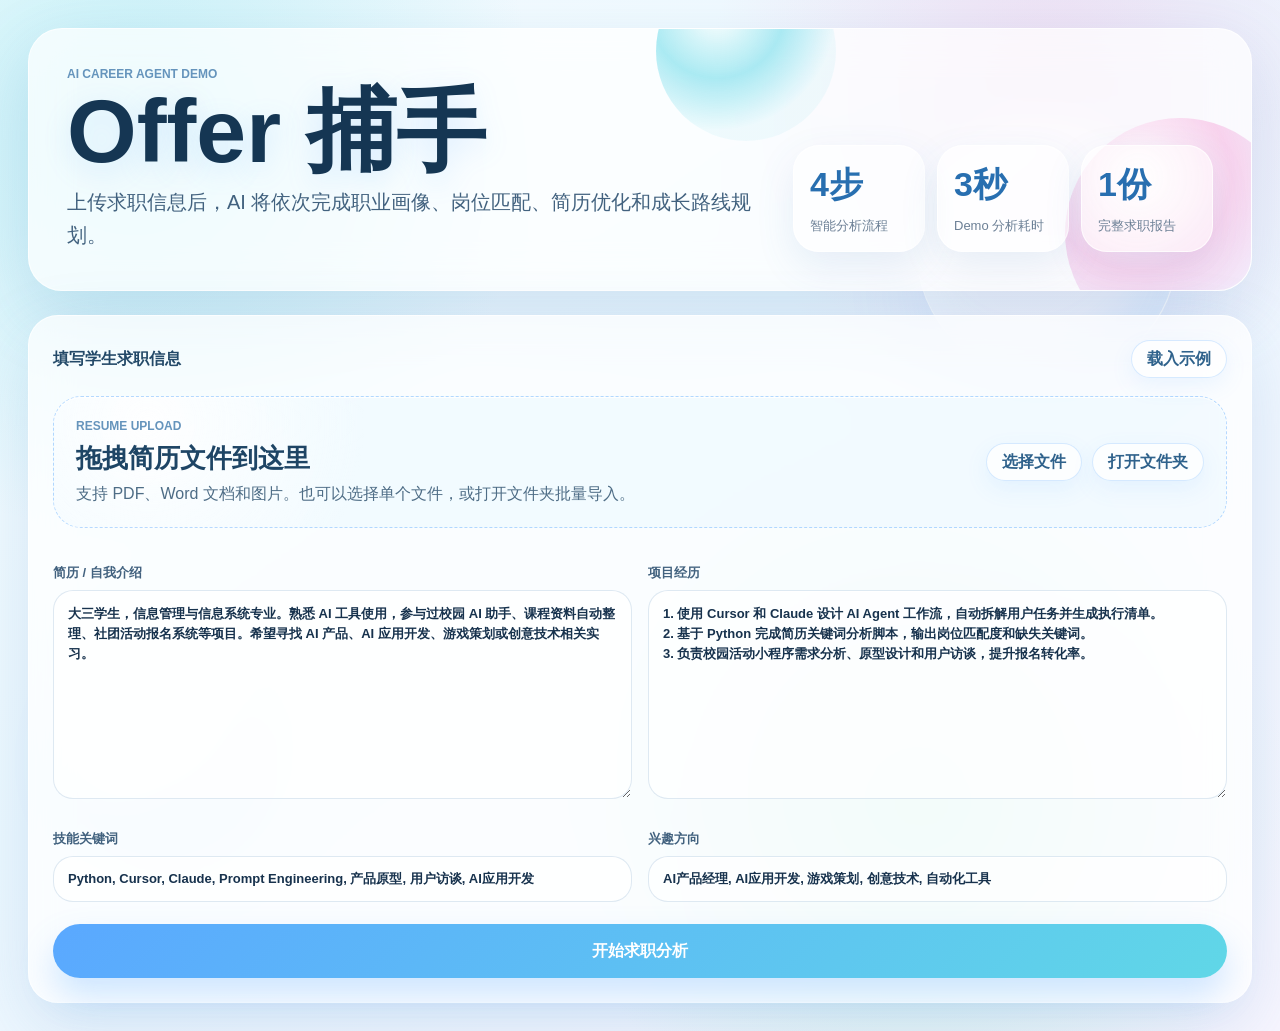
<file: index.html>
<!doctype html>
<html lang="zh-CN">
  <head>
    <meta charset="UTF-8" />
    <meta name="viewport" content="width=device-width, initial-scale=1.0" />
    <title>Offer 捕手 | 开始分析</title>
    <link rel="stylesheet" href="./styles.css" />
  </head>
  <body data-page="start">
    <main class="app-shell">
      <section class="hero start-hero">
        <div>
          <p class="eyebrow">AI Career Agent Demo</p>
          <h1>Offer 捕手</h1>
          <p class="subtitle">上传求职信息后，AI 将依次完成职业画像、岗位匹配、简历优化和成长路线规划。</p>
        </div>
        <div class="hero-metrics" aria-label="demo summary">
          <div><strong>4步</strong><span>智能分析流程</span></div>
          <div><strong>3秒</strong><span>Demo 分析耗时</span></div>
          <div><strong>1份</strong><span>完整求职报告</span></div>
        </div>
      </section>

      <section class="input-home">
        <div class="panel-title">
          <span>填写学生求职信息</span>
          <button id="loadSample" type="button">载入示例</button>
        </div>

        <section class="upload-zone" id="uploadZone" aria-label="resume upload area">
          <div>
            <p class="eyebrow">Resume Upload</p>
            <h2>拖拽简历文件到这里</h2>
            <p>支持 PDF、Word 文档和图片。也可以选择单个文件，或打开文件夹批量导入。</p>
          </div>
          <div class="upload-actions">
            <button class="ghost-action" id="pickFilesBtn" type="button">选择文件</button>
            <button class="ghost-action" id="pickFolderBtn" type="button">打开文件夹</button>
          </div>
          <input id="resumeFiles" type="file" accept=".pdf,.doc,.docx,.png,.jpg,.jpeg,.webp,.txt" multiple hidden />
          <input id="resumeFolder" type="file" accept=".pdf,.doc,.docx,.png,.jpg,.jpeg,.webp,.txt" webkitdirectory multiple hidden />
        </section>

        <div class="file-results" id="fileResults" aria-live="polite"></div>

        <div class="input-grid">
          <label>
            简历 / 自我介绍
            <textarea id="resumeInput" rows="9"></textarea>
          </label>

          <label>
            项目经历
            <textarea id="projectInput" rows="9"></textarea>
          </label>

          <label>
            技能关键词
            <input id="skillInput" type="text" />
          </label>

          <label>
            兴趣方向
            <input id="interestInput" type="text" />
          </label>
        </div>

        <button class="primary-action start-action" id="analyzeBtn" type="button">开始求职分析</button>
      </section>
    </main>

    <script src="./app.js"></script>
  </body>
</html>
</file>
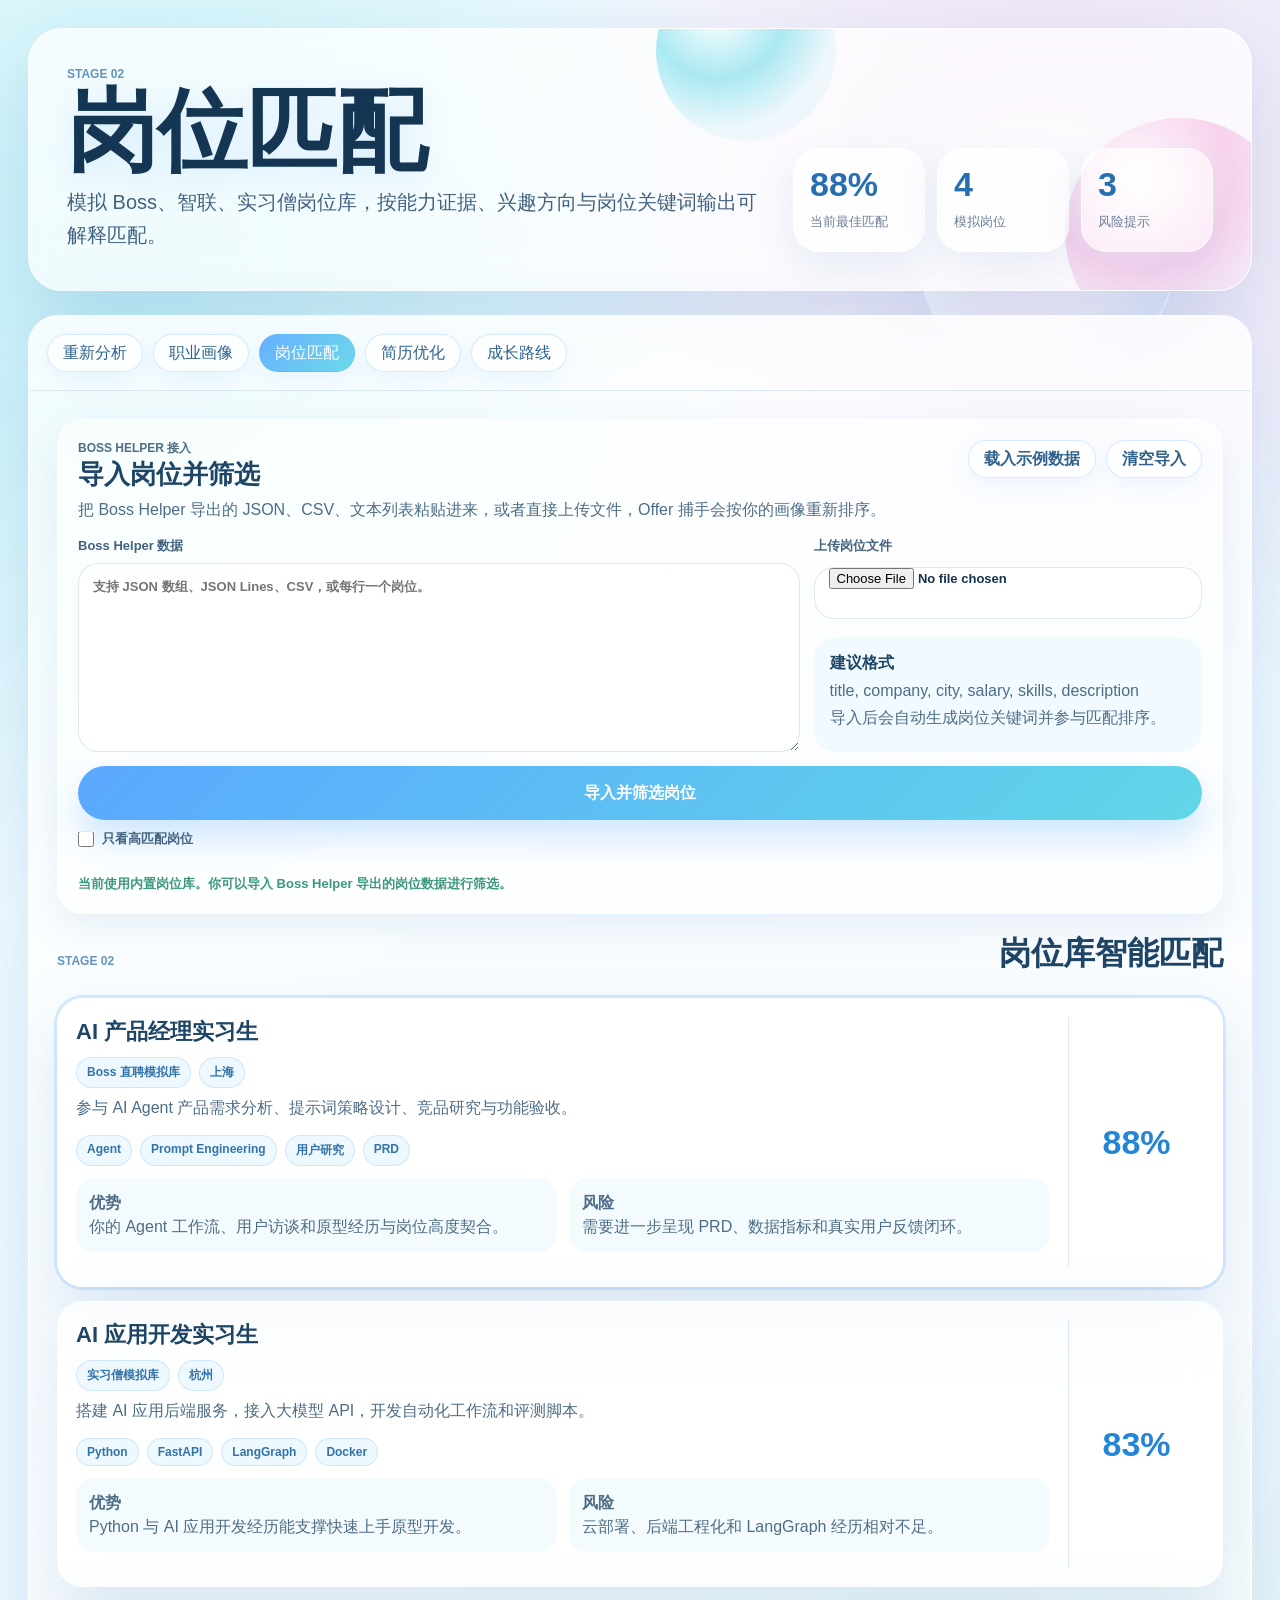
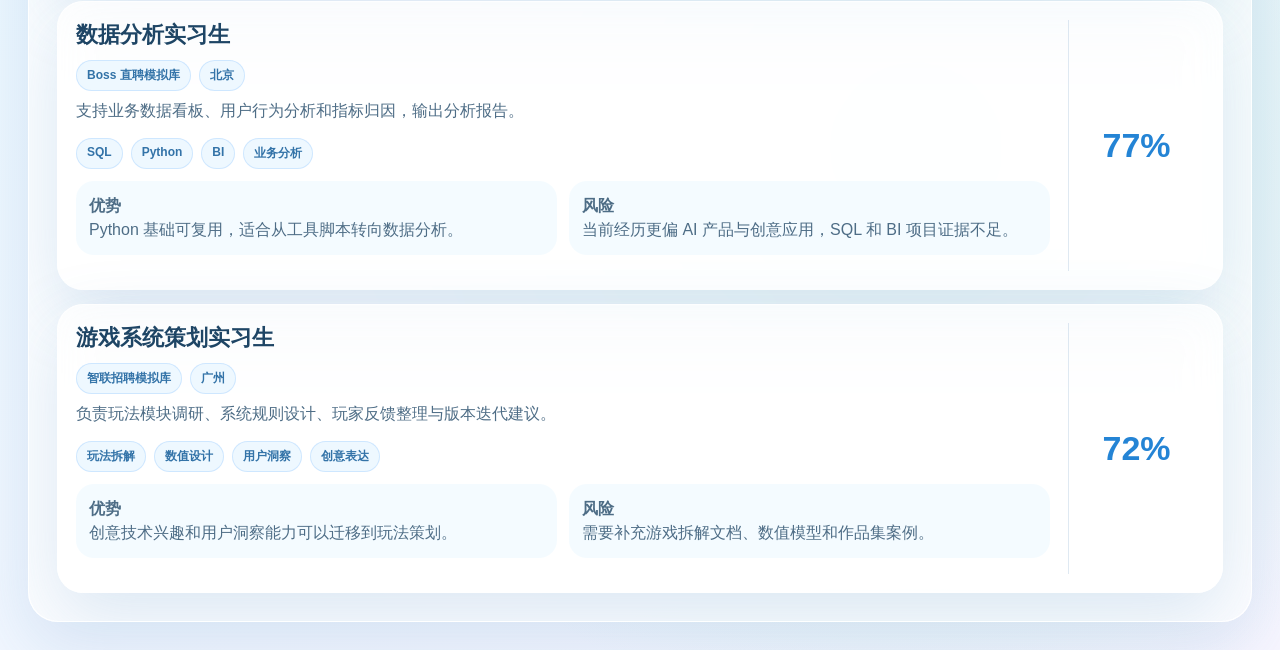
<file: jobs.html>
<!doctype html>
<html lang="zh-CN">
  <head>
    <meta charset="UTF-8" />
    <meta name="viewport" content="width=device-width, initial-scale=1.0" />
    <title>Offer 捕手 | 岗位匹配</title>
    <link rel="stylesheet" href="./styles.css" />
  </head>
  <body data-page="jobs">
    <main class="app-shell">
      <section class="hero">
        <div>
          <p class="eyebrow">Stage 02</p>
          <h1>岗位匹配</h1>
          <p class="subtitle">模拟 Boss、智联、实习僧岗位库，按能力证据、兴趣方向与岗位关键词输出可解释匹配。</p>
        </div>
        <div class="hero-metrics" aria-label="demo summary">
          <div><strong id="topScore">92%</strong><span>当前最佳匹配</span></div>
          <div><strong>4</strong><span>模拟岗位</span></div>
          <div><strong>3</strong><span>风险提示</span></div>
        </div>
      </section>

      <section class="result-panel page-panel">
        <nav class="stage-tabs" aria-label="analysis pages">
          <a class="tab" href="./index.html">重新分析</a>
          <a class="tab" href="./profile.html">职业画像</a>
          <a class="tab active" href="./jobs.html">岗位匹配</a>
          <a class="tab" href="./resume.html">简历优化</a>
          <a class="tab" href="./roadmap.html">成长路线</a>
        </nav>

        <section class="tab-page active" id="jobs">
          <section class="integration-panel">
            <div class="integration-head">
              <div>
                <p class="eyebrow">Boss Helper 接入</p>
                <h2>导入岗位并筛选</h2>
                <p>把 Boss Helper 导出的 JSON、CSV、文本列表粘贴进来，或者直接上传文件，Offer 捕手会按你的画像重新排序。</p>
              </div>
              <div class="integration-actions">
                <button class="ghost-action" id="importSampleBtn" type="button">载入示例数据</button>
                <button class="ghost-action" id="clearImportedJobsBtn" type="button">清空导入</button>
              </div>
            </div>

            <div class="integration-grid">
              <label class="integration-field">
                Boss Helper 数据
                <textarea id="jobImportInput" rows="8" placeholder='支持 JSON 数组、JSON Lines、CSV，或每行一个岗位。'></textarea>
              </label>

              <div class="integration-side">
                <label class="integration-field compact">
                  上传岗位文件
                  <input id="jobFileInput" type="file" accept=".json,.csv,.txt" />
                </label>
                <div class="integration-tip">
                  <strong>建议格式</strong>
                  <p>title, company, city, salary, skills, description</p>
                  <p>导入后会自动生成岗位关键词并参与匹配排序。</p>
                </div>
              </div>
            </div>

            <div class="integration-foot">
              <button class="primary-action" id="importJobsBtn" type="button">导入并筛选岗位</button>
              <label class="switch">
                <input id="highMatchOnly" type="checkbox" />
                <span>只看高匹配岗位</span>
              </label>
            </div>
            <div class="integration-status" id="importStatus">当前使用内置岗位库。</div>
          </section>

          <div class="section-head">
            <p class="eyebrow">Stage 02</p>
            <h2>岗位库智能匹配</h2>
          </div>
          <div class="job-list" id="jobList"></div>
        </section>
      </section>
    </main>

    <script src="./app.js"></script>
  </body>
</html>
</file>
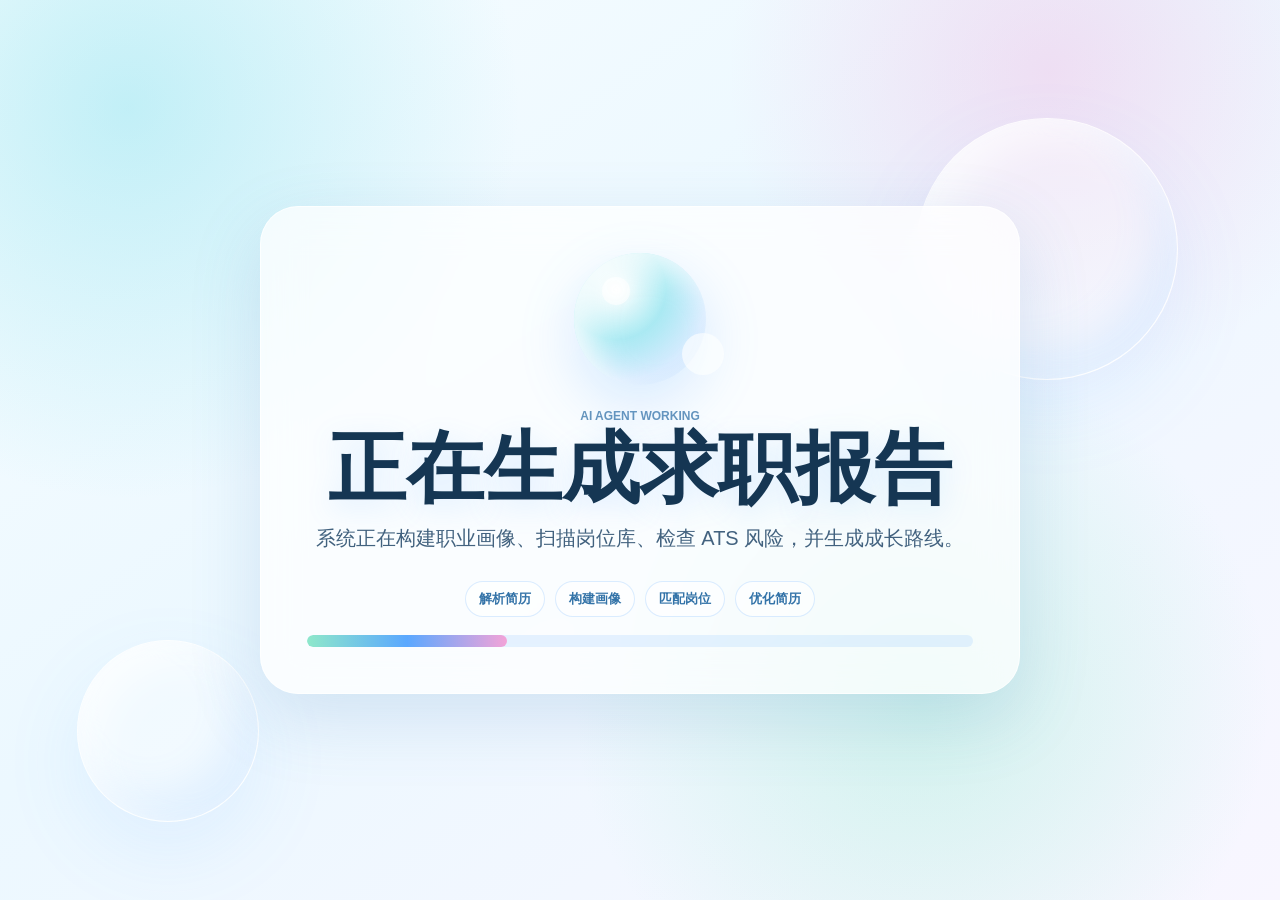
<file: loading.html>
<!doctype html>
<html lang="zh-CN">
  <head>
    <meta charset="UTF-8" />
    <meta name="viewport" content="width=device-width, initial-scale=1.0" />
    <title>Offer 捕手 | 分析中</title>
    <link rel="stylesheet" href="./styles.css" />
  </head>
  <body data-page="loading">
    <main class="app-shell loading-shell">
      <section class="loading-panel">
        <div class="bubble-loader" aria-hidden="true"></div>
        <p class="eyebrow">AI Agent Working</p>
        <h1>正在生成求职报告</h1>
        <p class="subtitle">系统正在构建职业画像、扫描岗位库、检查 ATS 风险，并生成成长路线。</p>
        <div class="loading-steps">
          <span>解析简历</span>
          <span>构建画像</span>
          <span>匹配岗位</span>
          <span>优化简历</span>
        </div>
        <div class="loading-bar"><span id="loadingProgress"></span></div>
      </section>
    </main>

    <script src="./app.js"></script>
  </body>
</html>
</file>
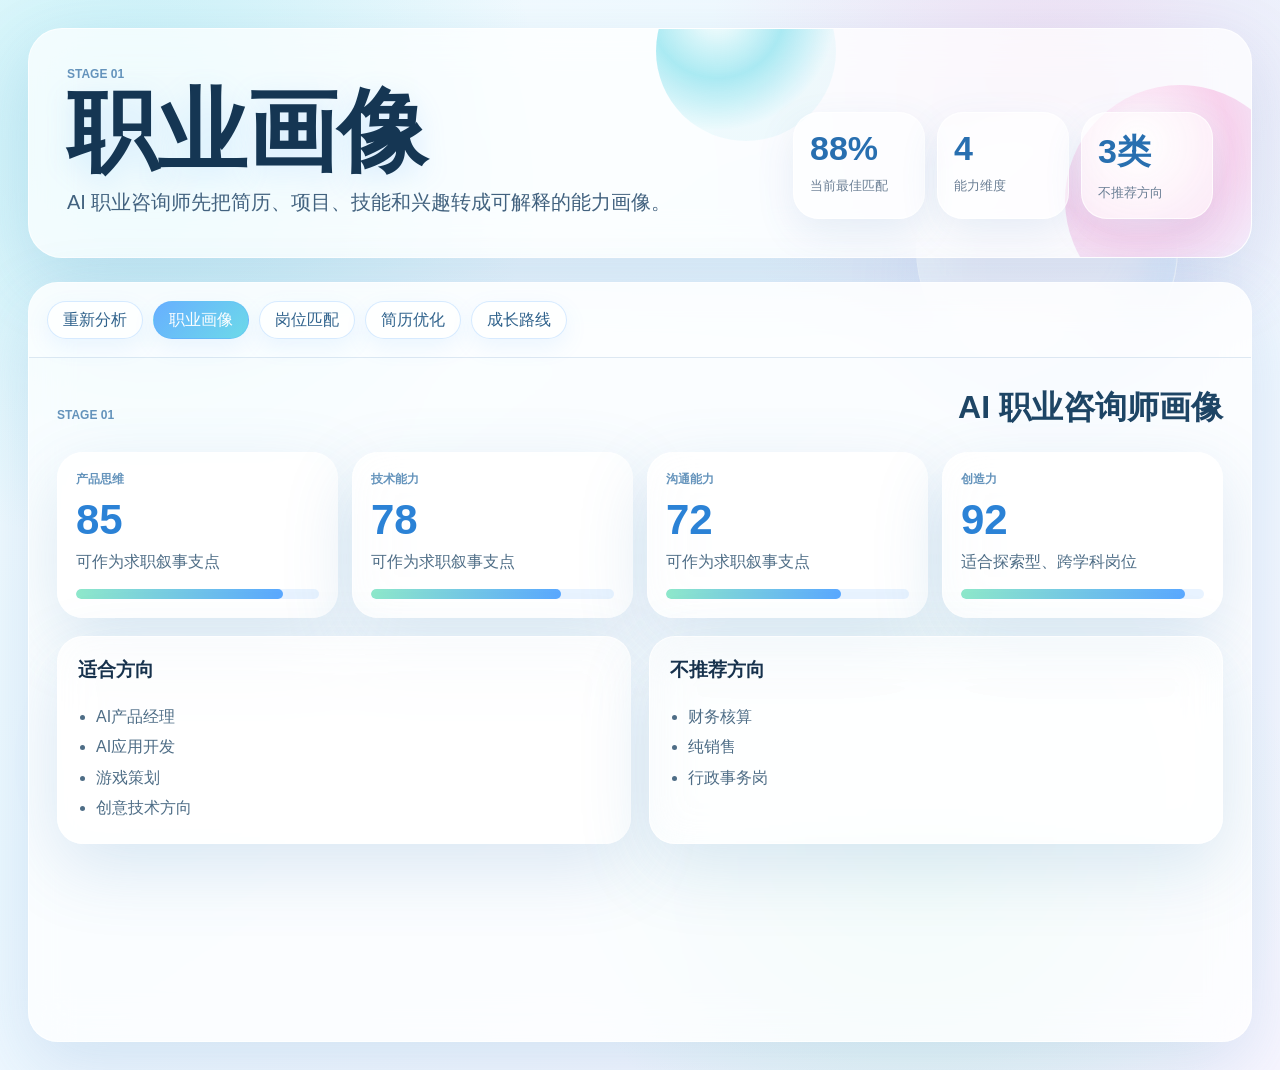
<file: profile.html>
<!doctype html>
<html lang="zh-CN">
  <head>
    <meta charset="UTF-8" />
    <meta name="viewport" content="width=device-width, initial-scale=1.0" />
    <title>Offer 捕手 | 职业画像</title>
    <link rel="stylesheet" href="./styles.css" />
  </head>
  <body data-page="profile">
    <main class="app-shell">
      <section class="hero">
        <div>
          <p class="eyebrow">Stage 01</p>
          <h1>职业画像</h1>
          <p class="subtitle">AI 职业咨询师先把简历、项目、技能和兴趣转成可解释的能力画像。</p>
        </div>
        <div class="hero-metrics" aria-label="profile summary">
          <div><strong id="topScore">92%</strong><span>当前最佳匹配</span></div>
          <div><strong>4</strong><span>能力维度</span></div>
          <div><strong>3类</strong><span>不推荐方向</span></div>
        </div>
      </section>

      <section class="result-panel page-panel">
        <nav class="stage-tabs" aria-label="analysis pages">
          <a class="tab" href="./index.html">重新分析</a>
          <a class="tab active" href="./profile.html">职业画像</a>
          <a class="tab" href="./jobs.html">岗位匹配</a>
          <a class="tab" href="./resume.html">简历优化</a>
          <a class="tab" href="./roadmap.html">成长路线</a>
        </nav>

        <section class="tab-page active" id="profile">
          <div class="section-head">
            <p class="eyebrow">Stage 01</p>
            <h2>AI 职业咨询师画像</h2>
          </div>
          <div class="score-grid" id="abilityGrid"></div>
          <div class="two-column">
            <article class="insight-card">
              <h3>适合方向</h3>
              <ul id="fitList"></ul>
            </article>
            <article class="insight-card muted">
              <h3>不推荐方向</h3>
              <ul id="avoidList"></ul>
            </article>
          </div>
        </section>
      </section>
    </main>

    <script src="./app.js"></script>
  </body>
</html>
</file>
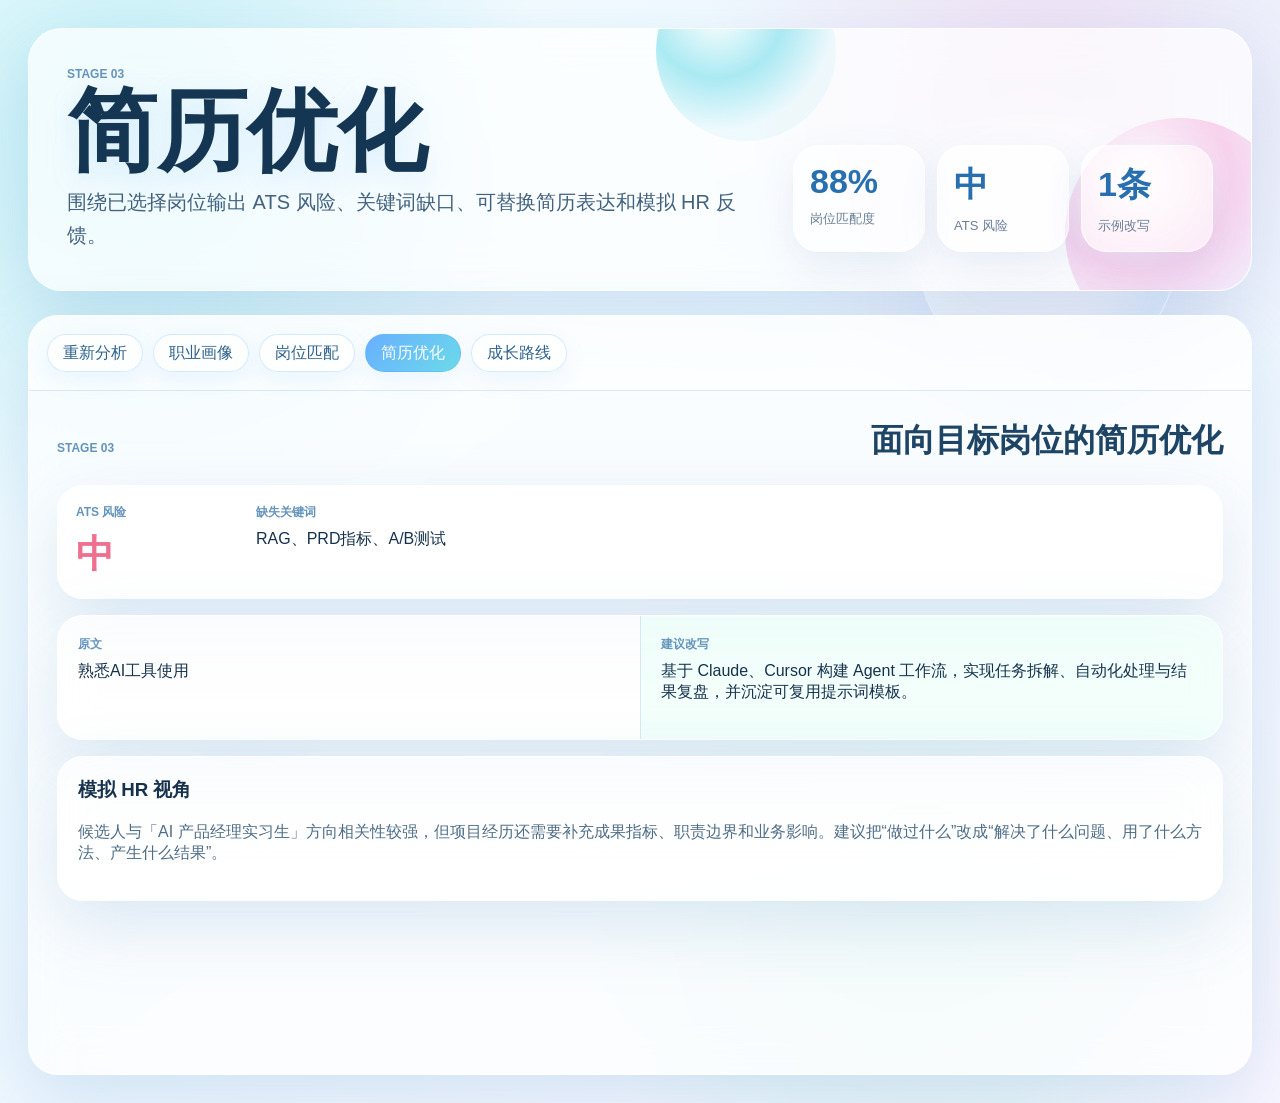
<file: resume.html>
<!doctype html>
<html lang="zh-CN">
  <head>
    <meta charset="UTF-8" />
    <meta name="viewport" content="width=device-width, initial-scale=1.0" />
    <title>Offer 捕手 | 简历优化</title>
    <link rel="stylesheet" href="./styles.css" />
  </head>
  <body data-page="resume">
    <main class="app-shell">
      <section class="hero">
        <div>
          <p class="eyebrow">Stage 03</p>
          <h1>简历优化</h1>
          <p class="subtitle">围绕已选择岗位输出 ATS 风险、关键词缺口、可替换简历表达和模拟 HR 反馈。</p>
        </div>
        <div class="hero-metrics" aria-label="demo summary">
          <div><strong id="topScore">92%</strong><span>岗位匹配度</span></div>
          <div><strong id="atsRiskHero">中</strong><span>ATS 风险</span></div>
          <div><strong>1条</strong><span>示例改写</span></div>
        </div>
      </section>

      <section class="result-panel page-panel">
        <nav class="stage-tabs" aria-label="analysis pages">
          <a class="tab" href="./index.html">重新分析</a>
          <a class="tab" href="./profile.html">职业画像</a>
          <a class="tab" href="./jobs.html">岗位匹配</a>
          <a class="tab active" href="./resume.html">简历优化</a>
          <a class="tab" href="./roadmap.html">成长路线</a>
        </nav>

        <section class="tab-page active" id="resume">
          <div class="section-head">
            <p class="eyebrow">Stage 03</p>
            <h2>面向目标岗位的简历优化</h2>
          </div>
          <div class="ats-card">
            <div>
              <span class="small-label">ATS 风险</span>
              <strong id="atsRisk">中</strong>
            </div>
            <div>
              <span class="small-label">缺失关键词</span>
              <p id="missingKeywords"></p>
            </div>
          </div>
          <div class="rewrite-box">
            <div>
              <span class="small-label">原文</span>
              <p id="beforeText"></p>
            </div>
            <div>
              <span class="small-label">建议改写</span>
              <p id="afterText"></p>
            </div>
          </div>
          <article class="insight-card">
            <h3>模拟 HR 视角</h3>
            <p id="hrView"></p>
          </article>
        </section>
      </section>
    </main>

    <script src="./app.js"></script>
  </body>
</html>
</file>
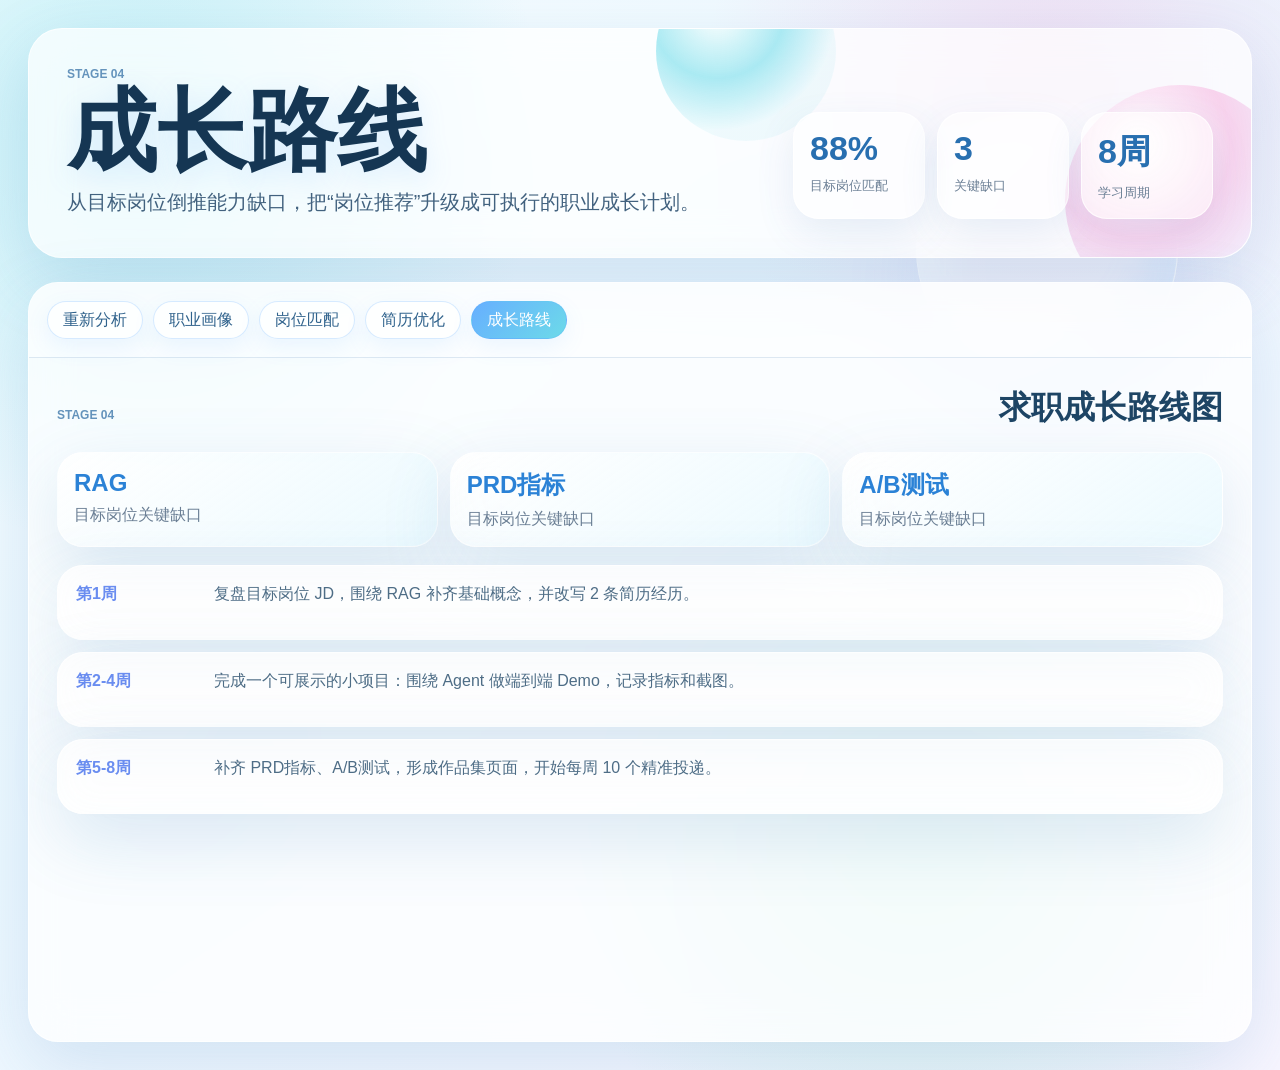
<file: roadmap.html>
<!doctype html>
<html lang="zh-CN">
  <head>
    <meta charset="UTF-8" />
    <meta name="viewport" content="width=device-width, initial-scale=1.0" />
    <title>Offer 捕手 | 成长路线</title>
    <link rel="stylesheet" href="./styles.css" />
  </head>
  <body data-page="roadmap">
    <main class="app-shell">
      <section class="hero">
        <div>
          <p class="eyebrow">Stage 04</p>
          <h1>成长路线</h1>
          <p class="subtitle">从目标岗位倒推能力缺口，把“岗位推荐”升级成可执行的职业成长计划。</p>
        </div>
        <div class="hero-metrics" aria-label="demo summary">
          <div><strong id="topScore">92%</strong><span>目标岗位匹配</span></div>
          <div><strong>3</strong><span>关键缺口</span></div>
          <div><strong>8周</strong><span>学习周期</span></div>
        </div>
      </section>

      <section class="result-panel page-panel">
        <nav class="stage-tabs" aria-label="analysis pages">
          <a class="tab" href="./index.html">重新分析</a>
          <a class="tab" href="./profile.html">职业画像</a>
          <a class="tab" href="./jobs.html">岗位匹配</a>
          <a class="tab" href="./resume.html">简历优化</a>
          <a class="tab active" href="./roadmap.html">成长路线</a>
        </nav>

        <section class="tab-page active" id="roadmap">
          <div class="section-head">
            <p class="eyebrow">Stage 04</p>
            <h2>求职成长路线图</h2>
          </div>
          <div class="gap-strip" id="gapStrip"></div>
          <div class="timeline" id="timeline"></div>
        </section>
      </section>
    </main>

    <script src="./app.js"></script>
  </body>
</html>
</file>
<file: styles.css>
:root {
  --ink: #17324d;
  --muted: #6b7f95;
  --paper: #f4fbff;
  --panel: rgba(255, 255, 255, 0.72);
  --panel-strong: rgba(255, 255, 255, 0.9);
  --line: rgba(108, 154, 197, 0.22);
  --blue: #5aa8ff;
  --cyan: #60d7e7;
  --mint: #8ee8ca;
  --pink: #f3a3d8;
  --violet: #a9a7ff;
  --red: #ef6f8f;
  --shadow: 0 24px 70px rgba(74, 134, 190, 0.18);
  --soft-shadow: 0 14px 38px rgba(74, 134, 190, 0.12);
}

* {
  box-sizing: border-box;
}

body {
  margin: 0;
  min-height: 100vh;
  color: var(--ink);
  background:
    radial-gradient(circle at 10% 12%, rgba(96, 215, 231, 0.34), transparent 28%),
    radial-gradient(circle at 82% 8%, rgba(243, 163, 216, 0.3), transparent 24%),
    radial-gradient(circle at 72% 78%, rgba(142, 232, 202, 0.34), transparent 30%),
    linear-gradient(145deg, #f7fdff 0%, #ecf8ff 44%, #f8f6ff 100%);
  font-family: "Avenir Next", "PingFang SC", "Microsoft YaHei", sans-serif;
}

body::before,
body::after {
  position: fixed;
  z-index: -1;
  width: 260px;
  height: 260px;
  border: 1px solid rgba(255, 255, 255, 0.78);
  border-radius: 999px;
  background: rgba(255, 255, 255, 0.28);
  box-shadow:
    inset 18px 18px 44px rgba(255, 255, 255, 0.7),
    inset -20px -24px 42px rgba(90, 168, 255, 0.13),
    0 30px 80px rgba(90, 168, 255, 0.1);
  content: "";
  pointer-events: none;
}

body::before {
  top: 118px;
  right: 8vw;
}

body::after {
  bottom: 78px;
  left: 6vw;
  width: 180px;
  height: 180px;
}

button,
input,
textarea {
  font: inherit;
}

.app-shell {
  width: min(1440px, 100%);
  margin: 0 auto;
  padding: 28px;
}

.hero,
.input-panel,
.result-panel,
.input-home,
.loading-panel,
.score-card,
.insight-card,
.job-card,
.ats-card,
.rewrite-box,
.gap-item,
.timeline-step {
  border: 1px solid rgba(255, 255, 255, 0.72);
  background: var(--panel);
  box-shadow: var(--shadow);
  backdrop-filter: blur(20px);
  -webkit-backdrop-filter: blur(20px);
}

.hero {
  position: relative;
  overflow: hidden;
  display: grid;
  grid-template-columns: minmax(0, 1fr) auto;
  gap: 24px;
  align-items: end;
  min-height: 230px;
  padding: 38px;
  border-radius: 34px;
}

.hero::before,
.hero::after {
  position: absolute;
  border-radius: 999px;
  content: "";
  pointer-events: none;
}

.hero::before {
  top: -68px;
  right: 34%;
  width: 180px;
  height: 180px;
  background: radial-gradient(circle at 34% 28%, #ffffff 0%, rgba(96, 215, 231, 0.52) 38%, rgba(96, 215, 231, 0.08) 68%);
}

.hero::after {
  right: -44px;
  bottom: -58px;
  width: 230px;
  height: 230px;
  background: radial-gradient(circle at 32% 26%, #ffffff 0%, rgba(243, 163, 216, 0.45) 40%, rgba(169, 167, 255, 0.12) 72%);
}

.eyebrow,
.small-label {
  display: block;
  margin: 0 0 8px;
  color: #6594bc;
  font-size: 12px;
  font-weight: 800;
  letter-spacing: 0;
  text-transform: uppercase;
}

h1,
h2,
h3,
p {
  margin-top: 0;
}

h1 {
  position: relative;
  z-index: 1;
  margin-bottom: 12px;
  color: #153653;
  font-size: clamp(52px, 7vw, 104px);
  line-height: 0.95;
  text-shadow: 0 8px 28px rgba(90, 168, 255, 0.18);
}

.subtitle {
  position: relative;
  z-index: 1;
  max-width: 740px;
  margin-bottom: 0;
  color: #42627f;
  font-size: 20px;
  line-height: 1.65;
}

.hero-metrics {
  position: relative;
  z-index: 1;
  display: grid;
  grid-template-columns: repeat(3, 132px);
  gap: 12px;
}

.hero-metrics div {
  min-height: 104px;
  padding: 16px;
  border: 1px solid rgba(255, 255, 255, 0.74);
  border-radius: 26px;
  background: rgba(255, 255, 255, 0.58);
  box-shadow: var(--soft-shadow);
}

.hero-metrics strong {
  display: block;
  margin-bottom: 8px;
  color: #286fb0;
  font-size: 34px;
}

.hero-metrics span {
  color: var(--muted);
  font-size: 13px;
}

.workspace {
  display: grid;
  grid-template-columns: 390px minmax(0, 1fr);
  gap: 24px;
  margin-top: 24px;
}

.input-home {
  margin-top: 24px;
  padding: 24px;
  border-radius: 30px;
}

.input-grid {
  display: grid;
  grid-template-columns: 1fr 1fr;
  gap: 16px;
}

.input-grid label:nth-child(3),
.input-grid label:nth-child(4) {
  margin-bottom: 0;
}

.start-action {
  width: min(420px, 100%);
  margin-top: 22px;
}

.upload-zone {
  display: grid;
  grid-template-columns: minmax(0, 1fr) auto;
  gap: 18px;
  align-items: center;
  margin-bottom: 18px;
  padding: 22px;
  border: 1px dashed rgba(90, 168, 255, 0.42);
  border-radius: 28px;
  background:
    radial-gradient(circle at 8% 20%, rgba(255, 255, 255, 0.9), transparent 20%),
    rgba(236, 248, 255, 0.58);
  box-shadow: inset 0 1px 0 rgba(255, 255, 255, 0.9);
  transition: transform 160ms ease, border-color 160ms ease, background 160ms ease;
}

.upload-zone.dragging {
  transform: translateY(-2px);
  border-color: rgba(96, 215, 231, 0.9);
  background: rgba(231, 255, 247, 0.72);
}

.upload-zone h2 {
  margin: 0 0 8px;
  color: #1e4565;
  font-size: 26px;
}

.upload-zone p:not(.eyebrow) {
  margin-bottom: 0;
  color: #4e6d86;
}

.upload-actions {
  display: flex;
  gap: 10px;
  flex-wrap: wrap;
  justify-content: flex-end;
}

.ghost-action {
  min-height: 44px;
  padding: 0 16px;
  border: 1px solid rgba(90, 168, 255, 0.26);
  border-radius: 999px;
  background: rgba(255, 255, 255, 0.72);
  color: #2f628c;
  cursor: pointer;
  font-weight: 900;
  box-shadow: 0 10px 24px rgba(90, 168, 255, 0.1);
}

.file-results {
  display: grid;
  grid-template-columns: repeat(2, minmax(0, 1fr));
  gap: 12px;
  margin-bottom: 18px;
}

.file-card {
  display: grid;
  grid-template-columns: 76px minmax(0, 1fr);
  gap: 12px;
  align-items: center;
  padding: 12px;
  border: 1px solid rgba(255, 255, 255, 0.72);
  border-radius: 22px;
  background: rgba(255, 255, 255, 0.58);
  box-shadow: var(--soft-shadow);
}

.file-card img,
.file-icon {
  width: 76px;
  height: 76px;
  border-radius: 18px;
}

.file-card img {
  object-fit: cover;
}

.file-icon {
  display: grid;
  place-items: center;
  background: linear-gradient(135deg, rgba(90, 168, 255, 0.18), rgba(96, 215, 231, 0.28));
  color: #3373a8;
  font-size: 13px;
  font-weight: 900;
}

.file-card h3 {
  overflow: hidden;
  margin-bottom: 6px;
  color: #1e4565;
  font-size: 16px;
  text-overflow: ellipsis;
  white-space: nowrap;
}

.file-card p {
  margin-bottom: 6px;
  color: var(--muted);
  font-size: 13px;
}

.file-card span {
  color: #3b987d;
  font-size: 13px;
  font-weight: 800;
}

.input-panel,
.result-panel {
  border-radius: 30px;
}

.input-panel {
  position: sticky;
  top: 24px;
  align-self: start;
  padding: 22px;
}

.panel-title {
  display: flex;
  align-items: center;
  justify-content: space-between;
  margin-bottom: 18px;
  color: #234968;
  font-weight: 900;
}

.panel-title button,
.ghost-action,
.tab {
  display: inline-flex;
  align-items: center;
  justify-content: center;
  min-height: 38px;
  padding: 0 15px;
  border: 1px solid rgba(90, 168, 255, 0.24);
  border-radius: 999px;
  background: rgba(255, 255, 255, 0.7);
  color: #2f628c;
  cursor: pointer;
  box-shadow: 0 8px 22px rgba(90, 168, 255, 0.1);
  text-decoration: none;
  transition: transform 160ms ease, background 160ms ease, color 160ms ease;
}

.panel-title button:hover,
.ghost-action:hover,
.tab:hover,
.primary-action:hover {
  transform: translateY(-2px);
}

label {
  display: grid;
  gap: 8px;
  margin-bottom: 15px;
  color: #42627f;
  font-size: 13px;
  font-weight: 800;
}

textarea,
input {
  width: 100%;
  border: 1px solid var(--line);
  border-radius: 20px;
  background: rgba(255, 255, 255, 0.68);
  color: var(--ink);
  outline: none;
  box-shadow: inset 0 1px 0 rgba(255, 255, 255, 0.8);
}

textarea {
  min-height: 100px;
  padding: 13px 14px;
  resize: vertical;
  line-height: 1.55;
}

input {
  height: 46px;
  padding: 0 14px;
}

textarea:focus,
input:focus {
  border-color: rgba(90, 168, 255, 0.72);
  box-shadow: 0 0 0 4px rgba(90, 168, 255, 0.13);
}

.primary-action {
  width: 100%;
  min-height: 54px;
  border: 0;
  border-radius: 999px;
  background: linear-gradient(135deg, var(--blue), var(--cyan));
  color: white;
  font-weight: 900;
  cursor: pointer;
  box-shadow: 0 18px 34px rgba(90, 168, 255, 0.28);
}

.result-panel {
  min-height: 760px;
  overflow: hidden;
}

.page-panel {
  margin-top: 24px;
}

.stage-tabs {
  display: flex;
  gap: 10px;
  flex-wrap: wrap;
  padding: 18px;
  border-bottom: 1px solid var(--line);
  background: rgba(255, 255, 255, 0.38);
}

.tab.active {
  background: linear-gradient(135deg, rgba(90, 168, 255, 0.92), rgba(96, 215, 231, 0.92));
  color: white;
}

.tab-page {
  display: none;
  padding: 28px;
}

.tab-page.active {
  display: block;
}

.section-head {
  display: flex;
  align-items: end;
  justify-content: space-between;
  gap: 16px;
  margin-bottom: 22px;
}

.section-head h2 {
  margin-bottom: 0;
  color: #1e4565;
  font-size: 32px;
}

.integration-panel {
  margin-bottom: 18px;
  padding: 20px;
  border: 1px solid rgba(255, 255, 255, 0.72);
  border-radius: 26px;
  background: rgba(255, 255, 255, 0.48);
  box-shadow: var(--soft-shadow);
}

.integration-head {
  display: flex;
  align-items: start;
  justify-content: space-between;
  gap: 18px;
  margin-bottom: 16px;
}

.integration-head h2 {
  margin-bottom: 8px;
  color: #1e4565;
  font-size: 26px;
}

.integration-head p {
  margin-bottom: 0;
  color: #4e6d86;
}

.integration-actions,
.integration-foot {
  display: flex;
  gap: 10px;
  flex-wrap: wrap;
  align-items: center;
}

.integration-grid {
  display: grid;
  grid-template-columns: minmax(0, 1.3fr) minmax(280px, 0.7fr);
  gap: 14px;
  margin-bottom: 14px;
}

.integration-field {
  display: grid;
  gap: 8px;
  margin-bottom: 0;
  color: #42627f;
}

.integration-field textarea,
.integration-field input {
  width: 100%;
}

.integration-field.compact input {
  height: 52px;
}

.integration-side {
  display: grid;
  gap: 14px;
}

.integration-tip {
  padding: 16px;
  border-radius: 22px;
  background: rgba(236, 248, 255, 0.74);
  color: #4e6d86;
}

.integration-tip strong {
  display: block;
  margin-bottom: 8px;
  color: #1e4565;
}

.integration-tip p {
  margin-bottom: 8px;
}

.integration-tip p:last-child {
  margin-bottom: 0;
}

.integration-foot {
  justify-content: space-between;
}

.integration-status {
  margin-top: 12px;
  color: #3b987d;
  font-size: 13px;
  font-weight: 800;
}

.switch {
  display: inline-flex;
  gap: 8px;
  align-items: center;
  color: #42627f;
  font-size: 13px;
  font-weight: 800;
}

.switch input {
  width: 16px;
  height: 16px;
  margin: 0;
}

.score-grid {
  display: grid;
  grid-template-columns: repeat(4, minmax(0, 1fr));
  gap: 14px;
  margin-bottom: 18px;
}

.score-card,
.insight-card,
.job-card,
.ats-card,
.rewrite-box,
.gap-item,
.timeline-step {
  border-radius: 26px;
}

.score-card {
  min-height: 164px;
  padding: 18px;
}

.score-card strong {
  display: block;
  margin-bottom: 8px;
  color: #2b82d6;
  font-size: 42px;
}

.score-card p,
.insight-card p,
.job-card p,
.note,
.timeline-step p {
  color: #4e6d86;
}

.bar {
  height: 10px;
  margin-top: 16px;
  overflow: hidden;
  border-radius: 999px;
  background: rgba(90, 168, 255, 0.14);
}

.bar span {
  display: block;
  height: 100%;
  border-radius: inherit;
  background: linear-gradient(90deg, var(--mint), var(--blue));
}

.two-column {
  display: grid;
  grid-template-columns: 1fr 1fr;
  gap: 18px;
}

.insight-card {
  padding: 20px;
}

.insight-card.muted {
  background: rgba(255, 255, 255, 0.52);
}

ul {
  margin: 0;
  padding-left: 18px;
  color: #4e6d86;
  line-height: 1.9;
}

.job-list {
  display: grid;
  gap: 14px;
}

.job-card {
  display: grid;
  grid-template-columns: minmax(0, 1fr) 136px;
  gap: 18px;
  padding: 18px;
  cursor: pointer;
  transition: transform 180ms ease, box-shadow 180ms ease;
}

.job-card:hover {
  transform: translateY(-2px);
}

.job-card.selected {
  box-shadow: 0 0 0 3px rgba(90, 168, 255, 0.22), var(--shadow);
}

.job-card h3 {
  margin-bottom: 8px;
  color: #1e4565;
  font-size: 22px;
}

.job-meta,
.tag-row {
  display: flex;
  gap: 8px;
  flex-wrap: wrap;
  margin: 10px 0;
}

.tag {
  padding: 6px 10px;
  border: 1px solid rgba(90, 168, 255, 0.22);
  border-radius: 999px;
  background: rgba(236, 248, 255, 0.88);
  color: #3373a8;
  font-size: 12px;
  font-weight: 800;
}

.match-score {
  display: grid;
  place-items: center;
  align-self: stretch;
  border-left: 1px solid var(--line);
  color: #2484d5;
  font-size: 34px;
  font-weight: 900;
}

.job-notes {
  display: grid;
  grid-template-columns: 1fr 1fr;
  gap: 12px;
  margin-top: 12px;
}

.note {
  padding: 13px;
  border-radius: 18px;
  background: rgba(236, 248, 255, 0.58);
  line-height: 1.5;
}

.ats-card {
  display: grid;
  grid-template-columns: 160px minmax(0, 1fr);
  gap: 20px;
  padding: 18px;
  margin-bottom: 16px;
}

#atsRisk {
  color: var(--red);
  font-size: 38px;
}

.rewrite-box {
  display: grid;
  grid-template-columns: 1fr 1fr;
  gap: 0;
  margin-bottom: 16px;
  overflow: hidden;
}

.rewrite-box > div {
  padding: 20px;
}

.rewrite-box > div + div {
  border-left: 1px solid var(--line);
  background: rgba(231, 255, 247, 0.55);
}

.gap-strip {
  display: grid;
  grid-template-columns: repeat(3, 1fr);
  gap: 12px;
  margin-bottom: 18px;
}

.gap-item {
  padding: 16px;
  background: linear-gradient(145deg, rgba(255, 255, 255, 0.78), rgba(225, 247, 255, 0.62));
}

.gap-item strong {
  display: block;
  margin-bottom: 8px;
  color: #2b82d6;
  font-size: 24px;
}

.gap-item span {
  color: var(--muted);
}

.timeline {
  display: grid;
  gap: 12px;
}

.timeline-step {
  display: grid;
  grid-template-columns: 120px minmax(0, 1fr);
  gap: 18px;
  padding: 18px;
}

.timeline-step strong {
  color: #6a8df0;
}

.loading-shell {
  display: grid;
  min-height: 100vh;
  place-items: center;
}

.loading-panel {
  width: min(760px, 100%);
  padding: 46px;
  border-radius: 38px;
  text-align: center;
}

.loading-panel h1 {
  margin-bottom: 16px;
  font-size: clamp(42px, 7vw, 78px);
}

.bubble-loader {
  position: relative;
  width: 132px;
  height: 132px;
  margin: 0 auto 24px;
  border-radius: 999px;
  background: radial-gradient(circle at 32% 28%, #ffffff 0%, rgba(96, 215, 231, 0.52) 38%, rgba(90, 168, 255, 0.22) 70%);
  box-shadow:
    inset 16px 14px 34px rgba(255, 255, 255, 0.82),
    0 20px 55px rgba(90, 168, 255, 0.22);
  animation: floatBubble 1.8s ease-in-out infinite;
}

.bubble-loader::before,
.bubble-loader::after {
  position: absolute;
  border-radius: inherit;
  background: rgba(255, 255, 255, 0.6);
  content: "";
}

.bubble-loader::before {
  top: 24px;
  left: 28px;
  width: 28px;
  height: 28px;
}

.bubble-loader::after {
  right: -18px;
  bottom: 10px;
  width: 42px;
  height: 42px;
}

.loading-steps {
  display: flex;
  justify-content: center;
  gap: 10px;
  flex-wrap: wrap;
  margin: 26px 0 18px;
}

.loading-steps span {
  padding: 8px 13px;
  border: 1px solid rgba(90, 168, 255, 0.22);
  border-radius: 999px;
  background: rgba(255, 255, 255, 0.58);
  color: #3373a8;
  font-size: 13px;
  font-weight: 800;
}

.loading-bar {
  height: 12px;
  overflow: hidden;
  border-radius: 999px;
  background: rgba(90, 168, 255, 0.14);
}

.loading-bar span {
  display: block;
  width: 0;
  height: 100%;
  border-radius: inherit;
  background: linear-gradient(90deg, var(--mint), var(--blue), var(--pink));
  transition: width 160ms ease;
}

@keyframes floatBubble {
  0%,
  100% {
    transform: translateY(0) scale(1);
  }

  50% {
    transform: translateY(-10px) scale(1.03);
  }
}

@media (max-width: 1020px) {
  .hero,
  .workspace {
    grid-template-columns: 1fr;
  }

  .hero-metrics,
  .input-grid,
  .upload-zone,
  .file-results,
  .integration-grid,
  .score-grid,
  .gap-strip {
    grid-template-columns: repeat(2, minmax(0, 1fr));
  }

  .input-panel {
    position: static;
  }
}

@media (max-width: 680px) {
  .app-shell {
    padding: 14px;
  }

  .hero {
    padding: 22px;
    border-radius: 26px;
  }

  .hero-metrics,
  .input-grid,
  .upload-zone,
  .file-results,
  .integration-grid,
  .score-grid,
  .two-column,
  .job-card,
  .job-notes,
  .ats-card,
  .rewrite-box,
  .gap-strip,
  .timeline-step {
    grid-template-columns: 1fr;
  }

  .match-score,
  .rewrite-box > div + div {
    border-left: 0;
    border-top: 1px solid var(--line);
  }

  .section-head {
    display: block;
  }
}
</file>
